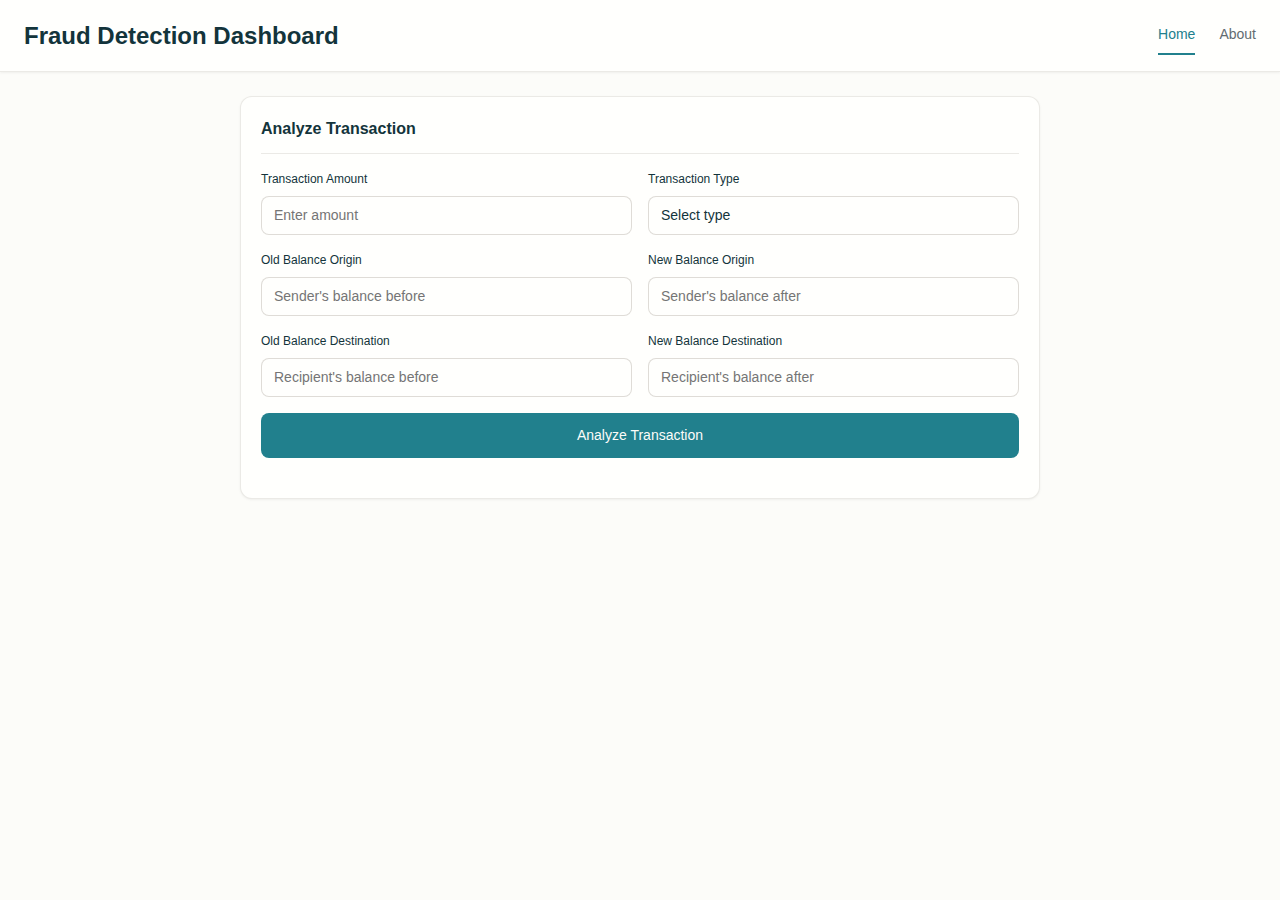
<file: index.html>
<!DOCTYPE html>
<html lang="en">
<head>
    <meta charset="UTF-8">
    <meta name="viewport" content="width=device-width, initial-scale=1.0">
    <title>Fraud Detection Dashboard</title>
    <link rel="stylesheet" href="assets/css/styles.css">
    <link rel="stylesheet" href="assets/css/components.css">
    <link rel="stylesheet" href="assets/css/forms.css">
    <link rel="stylesheet" href="assets/css/utilities.css">
    </head>
<body>
    <div class="dashboard">
        <!-- Header -->
        <div class="dashboard-header">
            <h1>Fraud Detection Dashboard</h1>
            <nav class="nav-tabs">
                <a href="index.html" class="nav-tab active">Home</a>
                <a href="about.html" class="nav-tab">About</a>
            </nav>
        </div>

        <!-- Main Dashboard Content -->
        <div class="dashboard-content dashboard-content--centered">
            <!-- Transaction Input Form -->
            <div class="dashboard-card dashboard-card--centered">
                <div class="card-header">
                    <h3 class="card-title">Analyze Transaction</h3>
                </div>
                <div class="card-content">
                    <form id="transactionForm" class="transaction-form">
                        <div class="form-row">
                            <div class="form-group">
                                <label class="form-label" for="amount">Transaction Amount</label>
                                <input type="number" id="amount" name="amount" class="form-control" placeholder="Enter amount" required step="0.01" min="0">
                            </div>
                            <div class="form-group">
                                <label class="form-label" for="transactionType">Transaction Type</label>
                                <select id="transactionType" name="type" class="form-control" required>
                                    <option value="">Select type</option>
                                    <option value="CASH_OUT">CASH_OUT</option>
                                    <option value="DEBIT">DEBIT</option>
                                    <option value="PAYMENT">PAYMENT</option>
                                    <option value="TRANSFER">TRANSFER</option>
                                </select>
                            </div>
                        </div>
                        <div class="form-row">
                            <div class="form-group">
                                <label class="form-label" for="oldbalanceOrg">Old Balance Origin</label>
                                <input type="number" id="oldbalanceOrg" name="oldbalanceOrg" class="form-control" placeholder="Sender's balance before" required step="0.01" min="0">
                            </div>
                            <div class="form-group">
                                <label class="form-label" for="newbalanceOrig">New Balance Origin</label>
                                <input type="number" id="newbalanceOrig" name="newbalanceOrig" class="form-control" placeholder="Sender's balance after" required step="0.01" min="0">
                            </div>
                        </div>
                        <div class="form-row">
                            <div class="form-group">
                                <label class="form-label" for="oldbalanceDest">Old Balance Destination</label>
                                <input type="number" id="oldbalanceDest" name="oldbalanceDest" class="form-control" placeholder="Recipient's balance before" required step="0.01" min="0">
                            </div>
                            <div class="form-group">
                                <label class="form-label" for="newbalanceDest">New Balance Destination</label>
                                <input type="number" id="newbalanceDest" name="newbalanceDest" class="form-control" placeholder="Recipient's balance after" required step="0.01" min="0">
                            </div>
                        </div>
                        <button type="submit" class="btn btn--primary btn--full-width">Analyze Transaction</button>
                    </form>
                    <div id="analysisResults" class="analysis-results hidden">
                        <!-- Analysis results will be displayed here -->
                    </div>
                </div>
            </div>
        </div>
    </div>

    <script type="module" src="assets/js/main.js"></script>
</body>
</html>
</file>
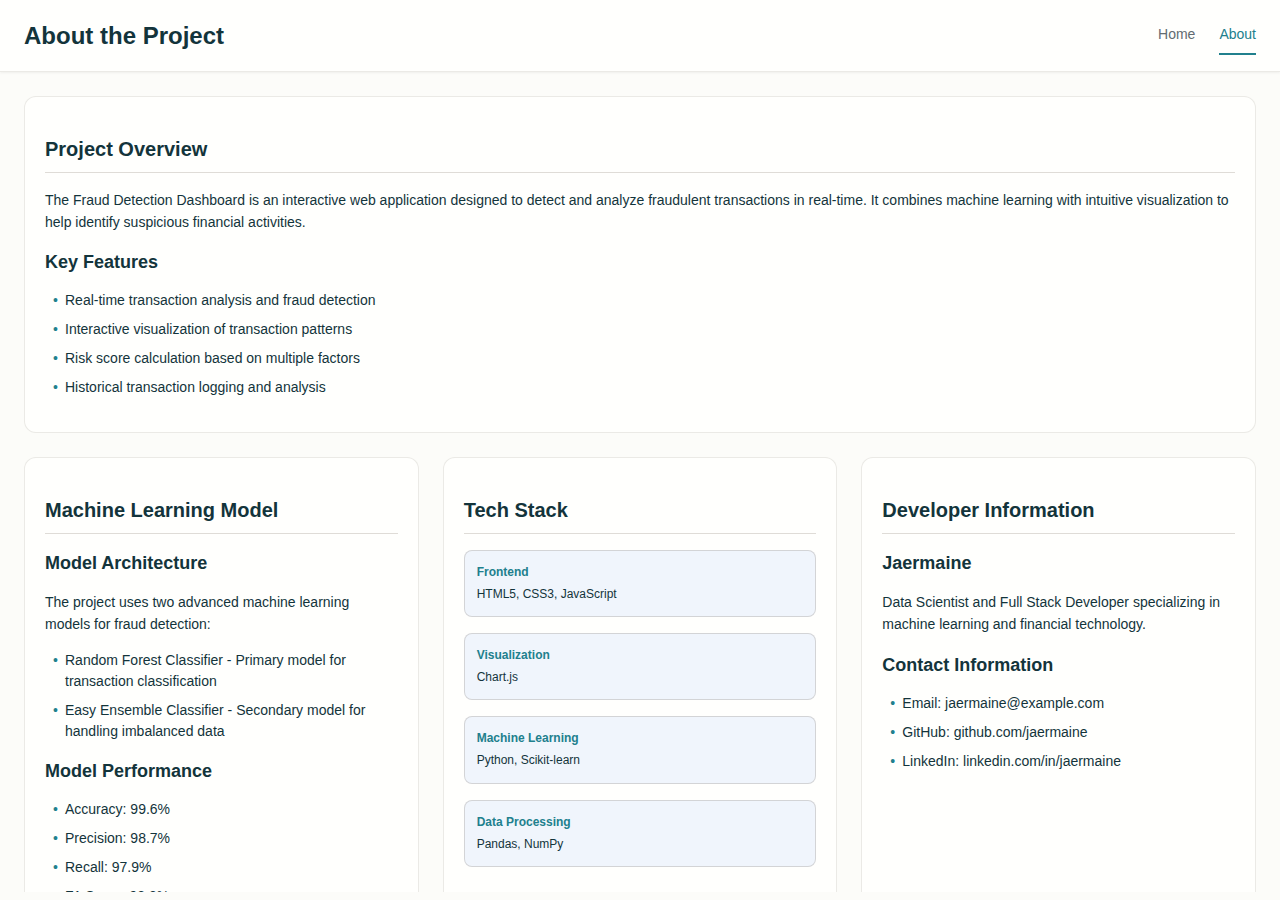
<file: about.html>
<!DOCTYPE html>
<html lang="en">
<head>
    <meta charset="UTF-8">
    <meta name="viewport" content="width=device-width, initial-scale=1.0">
    <title>About - Fraud Detection Dashboard</title>
    <link rel="stylesheet" href="assets/css/styles.css">
    <link rel="stylesheet" href="assets/css/components.css">
    <link rel="stylesheet" href="assets/css/utilities.css">
    <link rel="stylesheet" href="assets/css/about.css">
</head>
<body>
    <div class="dashboard">
        <!-- Header -->
        <div class="dashboard-header">
            <h1>About the Project</h1>
            <nav class="nav-tabs">
                <a href="index.html" class="nav-tab">Home</a>
                <a href="about.html" class="nav-tab active">About</a>
            </nav>
        </div>

        <div class="about-section">
            <!-- Project Overview -->
            <div class="about-card about-card--full-width">
                <h2>Project Overview</h2>
                <p>The Fraud Detection Dashboard is an interactive web application designed to detect and analyze fraudulent transactions in real-time. It combines machine learning with intuitive visualization to help identify suspicious financial activities.</p>
                <h3>Key Features</h3>
                <ul>
                    <li>Real-time transaction analysis and fraud detection</li>
                    <li>Interactive visualization of transaction patterns</li>
                    <li>Risk score calculation based on multiple factors</li>
                    <li>Historical transaction logging and analysis</li>
                </ul>
            </div>

            <!-- ML Model Information -->
            <div class="about-card">
                <h2>Machine Learning Model</h2>
                <h3>Model Architecture</h3>
                <p>The project uses two advanced machine learning models for fraud detection:</p>
                <ul>
                    <li>Random Forest Classifier - Primary model for transaction classification</li>
                    <li>Easy Ensemble Classifier - Secondary model for handling imbalanced data</li>
                </ul>

                <h3>Model Performance</h3>
                <ul>
                    <li>Accuracy: 99.6%</li>
                    <li>Precision: 98.7%</li>
                    <li>Recall: 97.9%</li>
                    <li>F1 Score: 98.3%</li>
                </ul>

                <h3>Dataset Information</h3>
                <ul>
                    <li>PaySim synthetic dataset</li>
                    <li>6.3 million transactions</li>
                    <li>Real-world fraud patterns</li>
                </ul>
            </div>

            <!-- Technical Stack -->
            <div class="about-card">
                <h2>Tech Stack</h2>
                <div class="tech-stack">
                    <div class="tech-item">
                        <h4>Frontend</h4>
                        <p>HTML5, CSS3, JavaScript</p>
                    </div>
                    <div class="tech-item">
                        <h4>Visualization</h4>
                        <p>Chart.js</p>
                    </div>
                    <div class="tech-item">
                        <h4>Machine Learning</h4>
                        <p>Python, Scikit-learn</p>
                    </div>
                    <div class="tech-item">
                        <h4>Data Processing</h4>
                        <p>Pandas, NumPy</p>
                    </div>
                </div>
            </div>

            <!-- Developer Information -->
            <div class="about-card">
                <h2>Developer Information</h2>
                <h3>Jaermaine</h3>
                <p>Data Scientist and Full Stack Developer specializing in machine learning and financial technology.</p>
                
                <h3>Contact Information</h3>
                <ul>
                    <li>Email: jaermaine@example.com</li>
                    <li>GitHub: github.com/jaermaine</li>
                    <li>LinkedIn: linkedin.com/in/jaermaine</li>
                </ul>
            </div>
        </div>
    </div>
</body>
</html>
</file>
<file: assets/css/styles.css>
@import 'variables.css';
@import 'dark-mode.css';

/* Base styles */
html {
  font-size: var(--font-size-base);
  font-family: var(--font-family-base);
  line-height: var(--line-height-normal);
  color: var(--color-text);
  background-color: var(--color-background);
  -webkit-font-smoothing: antialiased;
  box-sizing: border-box;
}

body {
  margin: 0;
  padding: 0;
  background-color: var(--color-background);
}

*,
*::before,
*::after {
  box-sizing: inherit;
}

/* Dashboard specific styles */
.dashboard {
  min-height: 100vh;
  background-color: var(--color-background);
}

.dashboard-header {
  background-color: var(--color-surface);
  border-bottom: 1px solid var(--color-card-border);
  padding: var(--space-16) var(--space-24);
  display: flex;
  align-items: center;
  justify-content: space-between;
  box-shadow: var(--shadow-sm);
}

.dashboard-header h1 {
  font-size: var(--font-size-3xl);
  font-weight: var(--font-weight-semibold);
  color: var(--color-text);
  margin: 0;
}

.close-button {
  background: transparent;
  border: none;
  font-size: var(--font-size-xl);
  color: var(--color-text-secondary);
  cursor: pointer;
  padding: var(--space-8);
  border-radius: var(--radius-sm);
  transition: all var(--duration-fast) var(--ease-standard);
}

.close-button:hover {
  background-color: var(--color-secondary);
  color: var(--color-text);
}

.nav-tabs {
  display: flex;
  gap: var(--space-24);
}

.nav-tab {
  color: var(--color-text-secondary);
  text-decoration: none;
  font-weight: var(--font-weight-medium);
  padding: var(--space-8) 0;
  border-bottom: 2px solid transparent;
  transition: all var(--duration-fast) var(--ease-standard);
}

.nav-tab.active {
  color: var(--color-primary);
  border-bottom-color: var(--color-primary);
}

.nav-tab:hover {
  color: var(--color-text);
}

.dashboard-content {
  padding: var(--space-24);
  display: grid;
  grid-template-columns: minmax(auto, 800px);
  grid-template-rows: auto;
  justify-content: center;
  gap: var(--space-24);
  height: calc(100vh - 90px);
  align-content: flex-start;
}

.dashboard-card {
  background-color: var(--color-surface);
  border-radius: var(--radius-lg);
  border: 1px solid var(--color-card-border);
  box-shadow: var(--shadow-sm);
  padding: var(--space-20);
  display: flex;
  flex-direction: column;
}

.dashboard-card--centered {
  width: 100%;
  max-width: 800px;
  margin: 0 auto;
}

.card-header {
  display: flex;
  align-items: center;
  justify-content: space-between;
  margin-bottom: var(--space-16);
  padding-bottom: var(--space-12);
  border-bottom: 1px solid var(--color-card-border-inner);
}

.card-title {
  font-size: var(--font-size-lg);
  font-weight: var(--font-weight-semibold);
  color: var(--color-text);
  margin: 0;
}

.card-content {
  flex: 1;
  display: flex;
  flex-direction: column;
}

.chart-container {
  flex: 1;
  position: relative;
  min-height: 200px;
}

.dashboard-content--analytics {
  grid-template-columns: 3fr 2fr;
  grid-template-rows: 1fr;
}

.dashboard-card--logs {
  height: calc(100vh - 140px);
  overflow-y: auto;
}

.logs-container {
  flex: 1;
  overflow-y: auto;
}

/* Responsive adjustments */
@media (max-width: 1024px) {
  .dashboard-content {
    grid-template-columns: 1fr;
    grid-template-rows: repeat(4, auto);
    height: auto;
  }
  
  .dashboard-content--analytics {
    grid-template-columns: 1fr;
    grid-template-rows: auto 1fr;
    gap: var(--space-24);
  }

  .dashboard-card--logs {
    height: 500px;
  }
  
  .chart-container {
    min-height: 250px;
  }
}

@media (max-width: 768px) {
  .dashboard-header {
    padding: var(--space-12) var(--space-16);
    flex-direction: column;
    gap: var(--space-12);
  }
  
  .dashboard-content {
    padding: var(--space-16);
    gap: var(--space-16);
  }
  
  .nav-tabs {
    gap: var(--space-16);
  }

  .form-row {
    grid-template-columns: 1fr;
    gap: var(--space-12);
  }
}
</file>
<file: assets/css/components.css>
@import 'variables.css';

/* Components specific styles */
.logs-container {
  flex: 1;
  overflow-y: auto;
  max-height: 300px;
}

.log-item {
  padding: var(--space-12);
  border-bottom: 1px solid var(--color-card-border-inner);
  display: flex;
  justify-content: space-between;
  align-items: center;
}

.log-item:last-child {
  border-bottom: none;
}

.log-info {
  flex: 1;
}

.log-id {
  font-weight: var(--font-weight-medium);
  color: var(--color-text);
  font-size: var(--font-size-sm);
}

.log-details {
  color: var(--color-text-secondary);
  font-size: var(--font-size-xs);
  margin-top: var(--space-2);
}

.status-badge {
  padding: var(--space-4) var(--space-8);
  border-radius: var(--radius-full);
  font-size: var(--font-size-xs);
  font-weight: var(--font-weight-medium);
  text-transform: uppercase;
}

.status-badge.legitimate {
  background-color: rgba(var(--color-success-rgb), 0.15);
  color: var(--color-success);
  border: 1px solid rgba(var(--color-success-rgb), 0.25);
}

.status-badge.fraudulent {
  background-color: rgba(var(--color-error-rgb), 0.15);
  color: var(--color-error);
  border: 1px solid rgba(var(--color-error-rgb), 0.25);
}

.status-badge.suspicious {
  background-color: rgba(var(--color-warning-rgb), 0.15);
  color: var(--color-warning);
  border: 1px solid rgba(var(--color-warning-rgb), 0.25);
}

/* Data Table Styles */
.data-table {
  width: 100%;
  border-collapse: collapse;
  font-size: var(--font-size-sm);
}

.data-table th,
.data-table td {
  padding: var(--space-12);
  text-align: left;
  border-bottom: 1px solid var(--color-card-border-inner);
}

.data-table th {
  font-weight: var(--font-weight-semibold);
  color: var(--color-text);
  background-color: var(--color-bg-1);
  cursor: pointer;
  transition: background-color var(--duration-fast) var(--ease-standard);
}

.data-table th:hover {
  background-color: var(--color-bg-2);
}

.data-table tr:hover {
  background-color: var(--color-bg-1);
}

/* Stats Grid */
.stats-grid {
  display: grid;
  grid-template-columns: repeat(2, 1fr);
  gap: var(--space-12);
  margin-bottom: var(--space-16);
}

.stat-item {
  text-align: center;
}

.stat-value {
  font-size: var(--font-size-2xl);
  font-weight: var(--font-weight-bold);
  color: var(--color-text);
}

.stat-label {
  font-size: var(--font-size-xs);
  color: var(--color-text-secondary);
  text-transform: uppercase;
  margin-top: var(--space-4);
}

/* Risk Score */
.risk-score {
  font-weight: var(--font-weight-bold);
}

.risk-low {
  color: var(--color-success);
}

.risk-medium {
  color: var(--color-warning);
}

.risk-high {
  color: var(--color-error);
}

/* Export Button */
.export-button {
  background: transparent;
  border: 1px solid var(--color-border);
  padding: var(--space-6) var(--space-12);
  border-radius: var(--radius-sm);
  cursor: pointer;
  color: var(--color-text-secondary);
  font-size: var(--font-size-sm);
  transition: all var(--duration-fast) var(--ease-standard);
}

.export-button:hover {
  background-color: var(--color-secondary);
  color: var(--color-text);
}
</file>
<file: assets/css/forms.css>
@import 'variables.css';

/* Form Styles */
.transaction-form {
  margin-bottom: var(--space-20);
}

.form-row {
  display: grid;
  grid-template-columns: 1fr 1fr;
  gap: var(--space-16);
  margin-bottom: var(--space-16);
}

.form-group {
  display: flex;
  flex-direction: column;
}

.form-label {
  display: block;
  margin-bottom: var(--space-8);
  font-weight: var(--font-weight-medium);
  font-size: var(--font-size-sm);
  color: var(--color-text);
}

.form-control {
  display: block;
  width: 100%;
  padding: var(--space-8) var(--space-12);
  font-size: var(--font-size-md);
  line-height: 1.5;
  color: var(--color-text);
  background-color: var(--color-surface);
  border: 1px solid var(--color-border);
  border-radius: var(--radius-base);
  transition: border-color var(--duration-fast) var(--ease-standard),
    box-shadow var(--duration-fast) var(--ease-standard);
}

.form-control:focus {
  border-color: var(--color-primary);
  outline: var(--focus-outline);
  box-shadow: var(--focus-ring);
}

select.form-control {
  -webkit-appearance: none;
  -moz-appearance: none;
  appearance: none;
  background-image: var(--select-caret-light);
  background-repeat: no-repeat;
  background-position: right var(--space-12) center;
  background-size: 16px;
  padding-right: var(--space-32);
}

@media (prefers-color-scheme: dark) {
  select.form-control {
    background-image: var(--select-caret-dark);
  }
}

/* Button Styles */
.btn {
  display: inline-flex;
  align-items: center;
  justify-content: center;
  padding: var(--space-12) var(--space-16);
  border-radius: var(--radius-base);
  font-size: var(--font-size-base);
  font-weight: var(--font-weight-medium);
  line-height: 1.5;
  cursor: pointer;
  transition: all var(--duration-normal) var(--ease-standard);
  border: none;
  text-decoration: none;
  position: relative;
}

.btn:focus-visible {
  outline: none;
  box-shadow: var(--focus-ring);
}

.btn--primary {
  background: var(--color-primary);
  color: var(--color-btn-primary-text);
}

.btn--primary:hover {
  background: var(--color-primary-hover);
}

.btn--primary:active {
  background: var(--color-primary-active);
}

.btn--full-width {
  width: 100%;
}

.btn:disabled {
  opacity: 0.5;
  cursor: not-allowed;
}

/* Analysis Results */
.analysis-results {
  margin-top: var(--space-20);
  padding: var(--space-16);
  border-radius: var(--radius-base);
  border: 1px solid var(--color-card-border);
  background-color: var(--color-bg-1);
}

.result-header {
  display: flex;
  align-items: center;
  justify-content: space-between;
  margin-bottom: var(--space-12);
}

.result-status {
  font-size: var(--font-size-lg);
  font-weight: var(--font-weight-semibold);
}

.result-confidence {
  font-size: var(--font-size-sm);
  color: var(--color-text-secondary);
}

.result-details {
  font-size: var(--font-size-sm);
  color: var(--color-text-secondary);
  line-height: var(--line-height-normal);
}

.result-legitimate {
  border-color: rgba(var(--color-success-rgb), 0.3);
  background-color: rgba(var(--color-success-rgb), 0.1);
}

.result-legitimate .result-status {
  color: var(--color-success);
}

.result-suspicious {
  border-color: rgba(var(--color-warning-rgb), 0.3);
  background-color: rgba(var(--color-warning-rgb), 0.1);
}

.result-suspicious .result-status {
  color: var(--color-warning);
}

.result-fraudulent {
  border-color: rgba(var(--color-error-rgb), 0.3);
  background-color: rgba(var(--color-error-rgb), 0.1);
}

.result-fraudulent .result-status {
  color: var(--color-error);
}
</file>
<file: assets/css/utilities.css>
/* Utility classes */
.stat-value--error {
    color: var(--color-error);
}

.hidden {
    display: none;
}
</file>
<file: assets/css/about.css>
/* About page specific styles */
.about-section {
    height: calc(100vh - 80px);
    padding: var(--space-24);
    display: grid;
    grid-template-columns: repeat(3, 1fr);
    grid-template-rows: auto 1fr 1fr;
    gap: var(--space-24);
    overflow: hidden;
}

.about-card {
    background-color: var(--color-surface);
    border-radius: var(--radius-lg);
    border: 1px solid var(--color-card-border);
    padding: var(--space-20);
}

.about-card::-webkit-scrollbar {
    width: 8px;
}

.about-card::-webkit-scrollbar-track {
    background: var(--color-bg-1);
    border-radius: 4px;
}

.about-card::-webkit-scrollbar-thumb {
    background: var(--color-border);
    border-radius: 4px;
}

.about-card::-webkit-scrollbar-thumb:hover {
    background: var(--color-primary);
}

.about-card--full-width {
    grid-column: 1 / -1;
}

.about-card h2 {
    color: var(--color-text);
    font-size: var(--font-size-2xl);
    margin-bottom: var(--space-16);
    border-bottom: 1px solid var(--color-border);
    padding-bottom: var(--space-8);
}

.about-card h3 {
    color: var(--color-text);
    font-size: var(--font-size-xl);
    margin: var(--space-16) 0 var(--space-8);
}

.about-card p {
    color: var(--color-text);
    line-height: 1.6;
    margin-bottom: var(--space-12);
}

.about-card ul {
    list-style-type: none;
    padding: 0;
}

.about-card li {
    margin-bottom: var(--space-8);
    color: var(--color-text);
    padding-left: var(--space-20);
    position: relative;
}

.about-card li:before {
    content: "•";
    color: var(--color-primary);
    position: absolute;
    left: var(--space-8);
}

.tech-stack {
    display: grid;
    grid-template-columns: repeat(auto-fill, minmax(200px, 1fr));
    gap: var(--space-16);
    margin-top: var(--space-16);
}

.tech-item {
    background-color: var(--color-bg-1);
    padding: var(--space-12);
    border-radius: var(--radius-base);
    border: 1px solid var(--color-border);
}

.tech-item h4 {
    color: var(--color-primary);
    margin: 0 0 var(--space-4);
    font-size: var(--font-size-sm);
}

.tech-item p {
    margin: 0;
    font-size: var(--font-size-sm);
}
</file>
